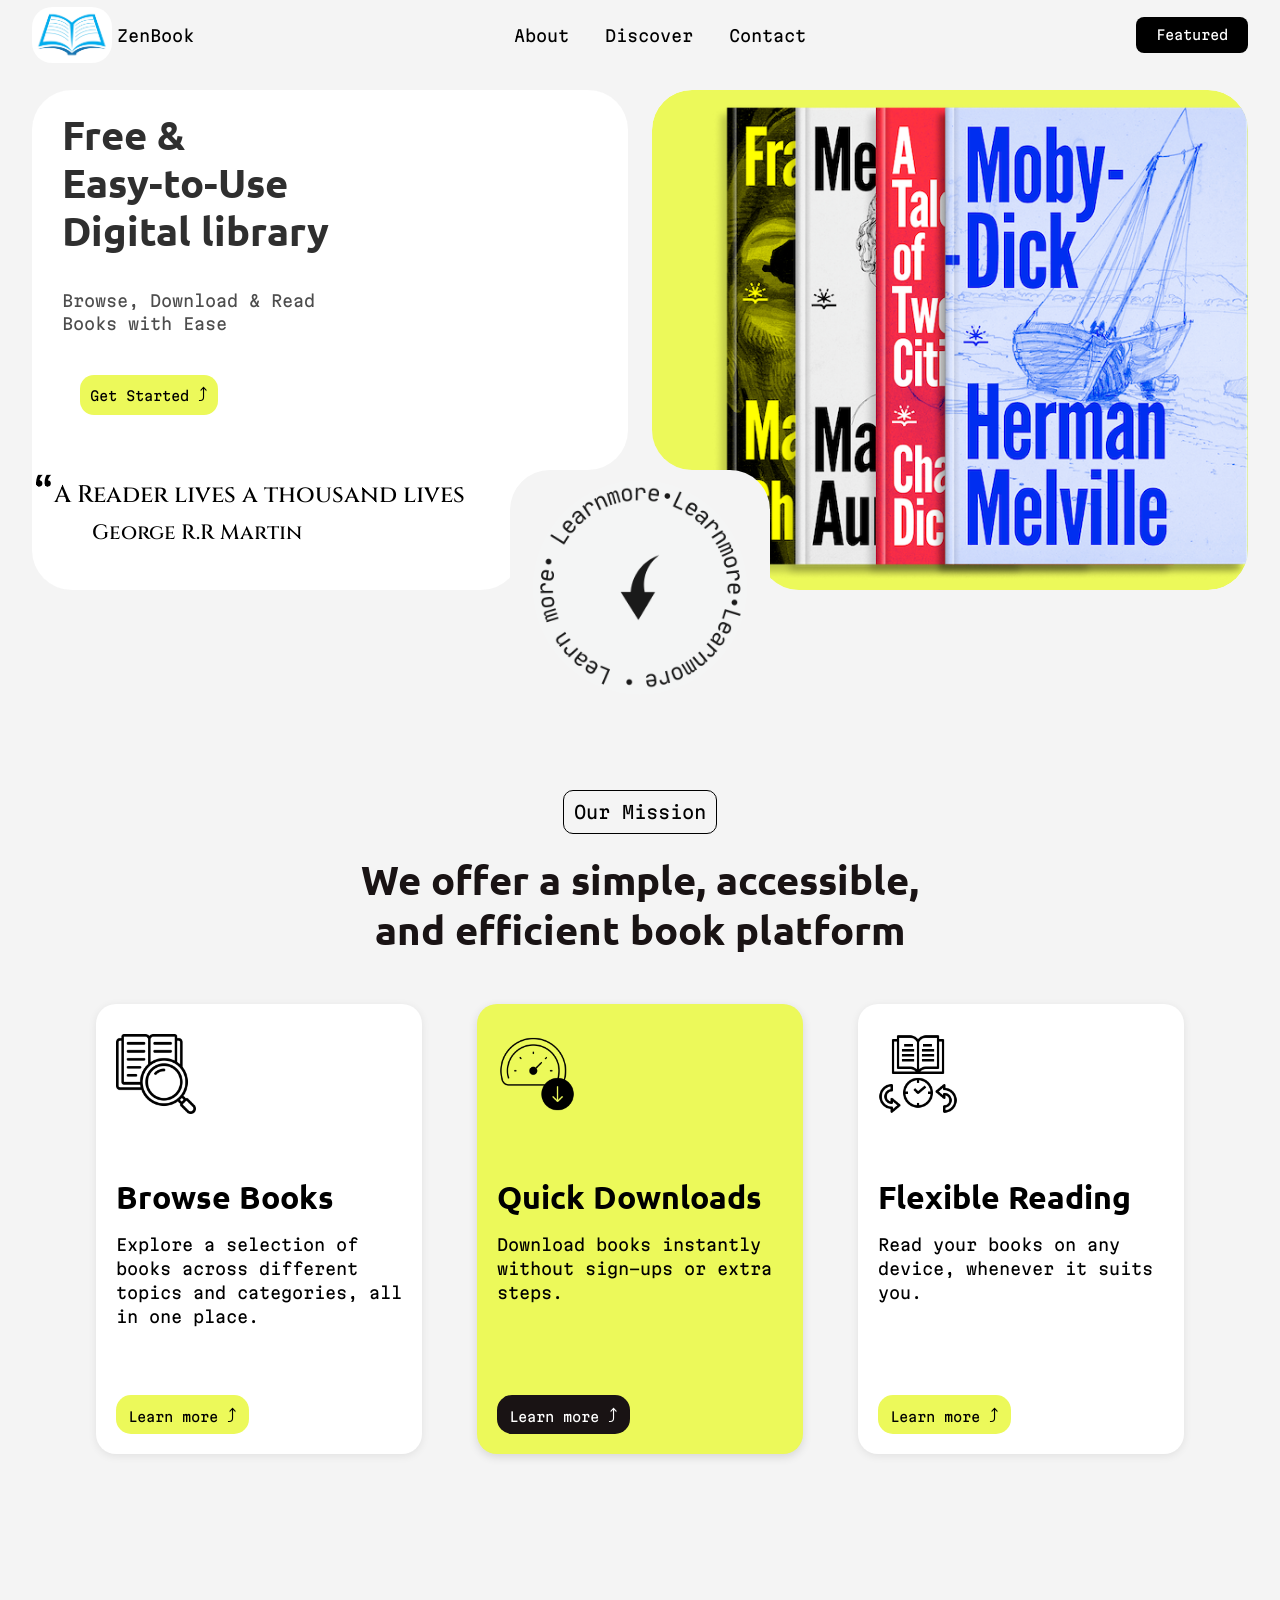
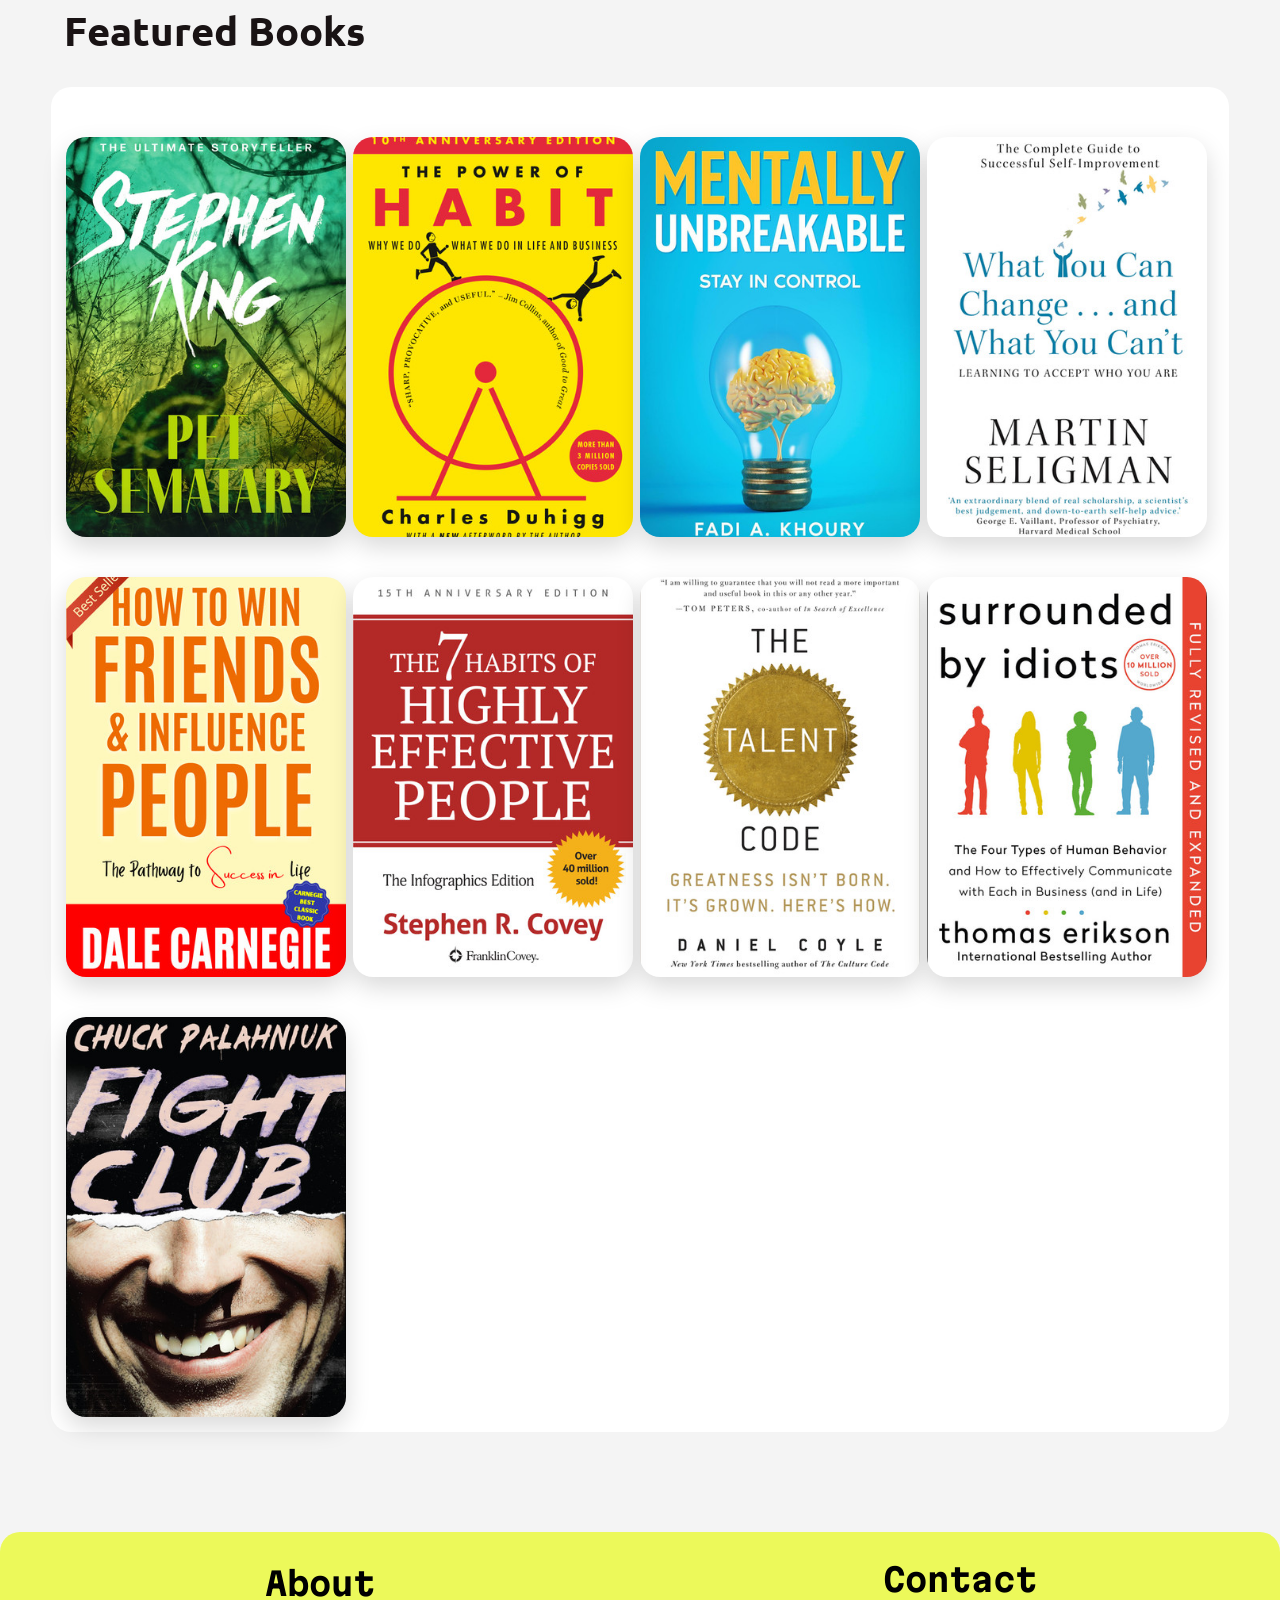
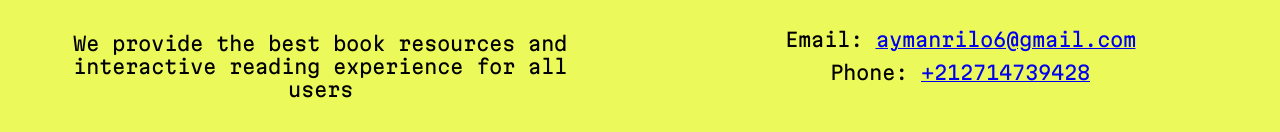
<file: index.html>
<!DOCTYPE html>
<html lang="en">
<head>
    <meta charset="UTF-8">
    <meta name="viewport" content="width=device-width, initial-scale=1.0">
    <link rel="stylesheet" href="style.css">
    <link href="https://fonts.googleapis.com/css2?family=Cinzel:wght@400;700&display=swap" rel="stylesheet">
    <title>Document</title>
</head>
<body>
    <div class="header">
        <div class="left_section">
            <img src="images/2tuju-19.JPG" alt="Website's Logo" class="logo"><span class="logo_name">ZenBook</span>
        </div>
        <div class="middle_section">
            <a href="#about"><p>About</p></a>
            <a href="#books"><p>Discover</p></a>
            <a href="#contact"><p>Contact</p></a>
        </div>
        <div class="right_section">
            <button class="featured-button">Featured</button>
        </div>
    </div>
    <div class="intro">
        <div class="left_div">
            <div class="top_left_div">
                <h1 class="title">Free &<br> Easy-to-Use <br>Digital library</h1>
                <p class="p1">Browse, Download & Read<br>Books with Ease</p>
                <button class="start_button">Get Started <span class="arrow">&#10548;</span></button>
            </div>
            <div class="bottom_left_div">
                <p class="qoutes"><span class="quote">“</span><span class="quote_content">A Reader lives a thousand lives</span> </p>
                <p class="quote_author">___George R.R Martin</p>
            </div>
            <div class="left_box"></div>
        </div>
        <div class="right_div">
            <div class="top_right_div"></div>
            <div class="bottom_right_div"></div>
            <div class="right_box"></div>
            <!-- <img src="images/063ee3d09603bb2b4ce15983b7ae7825.png" alt="" class="book_img">
            <img src="images/1984-Signet-Classic-edition-1954.jpg" class="book_img2" alt=""> -->
            <img src="images/donate.png" alt="" class="book_img">
        </div>

        <div class="box">
            <img src="images/Untitled-design-(2).png" alt="image" class="learn_more_img">
        </div>
    </div>
    <div class="middle_page" id="about">
        <div class="marketing">
            <button class="mission">Our Mission</button>
            <p class="marketing_p">We offer a simple, accessible,<br>and efficient book platform</p>
        </div>
        <div class="marketing_grid">
             <div class="marketing_card">
                <img src="icons/book.png" alt="icon" class="card_icon">
                <h3 class="card_header">Browse Books</h3>
                <p class="card_content">Explore a selection of books across different topics and categories, all in one place.</p>
                <button class="more">Learn more <span class="arrow">&#10548;</span></button>
             </div>
             <div class="marketing_card">
                <img src="icons/download.png" alt="icon" class="card_icon">
                <h3 class="card_header">Quick Downloads</h3>
                <p class="card_content">Download books instantly without sign-ups or extra steps.</p>
                <button class="more1">Learn more <span class="arrow">&#10548;</span></button>
             </div>
             <div class="marketing_card">
                <img src="icons/learning.png" alt="icon" class="card_icon">
                <h3 class="card_header">Flexible Reading</h3>
                <p class="card_content">Read your books on any device, whenever it suits you.</p>
                <button class="more">Learn more <span class="arrow">&#10548;</span></button>
             </div>
        </div>
    </div>
    <div class="books" id="books">
        <h2 class="grid_title">Featured Books</h2>
        <div class="book_grid">
            <div class="card" style="background-image: url(images/pet-sematary.jpg);" id="card1">
                <div class="overlay">
                    <h3 class="book_title">Pet Sematary </h3>
                    <a href="#book1"><button class="download">Learn more</button></a>
                </div>
            </div>
        
            <div class="overlay1" id="book1">
                <div class="overlay1_content">
                    <div class="overlay_left" style="background-image: url(images/pet-sematary.jpg);">
                    </div>
                    <div class="overlay_right">
                        <h1 class="overlay_title">Pet Sematary</h1>
                        <p class="author">by Stephen King</p>
                        <hr>
                        <p class="description">A grieving family discovers a hidden burial ground with the power to bring the dead back to life. What returns, however, is never the same. A dark and unsettling story about loss, love, and the danger of defying death.</p>
                        <hr>
                        <div class="book_info">
                            <div class="info_row">
                                <img src="icons/calendar (2).png" alt="Calendar icon" class="info_img">
                                <p>Release date:&nbsp;&nbsp;April 1963</p>
                            </div>
                            <div class="info_row">
                                <img src="icons/tag.png" alt="Tag icon" class="info_img">
                                <p>Genres:&nbsp;&nbsp;Horror, Thriller</p>
                            </div>
                            <div class="info_row">
                                <img src="icons/document.png" alt="File icon" class="info_img">
                                <p>File Size:&nbsp;&nbsp;1.2Mb (PDF)</p>
                            </div>
                        </div>
                        <button class="download1">download<img src="icons/download (1).png" alt="icon" class="img"></button>
                        <a href="#card1"><button class="close">x</button></a>
                    </div>
                </div>
             </div>
            <div class="card" style="background-image: url(images/the-power-of-habit-1.jpg);" id="card2">
                <div class="overlay">
                    <h3 class="book_title">The Power of Habit</h3>
                    <a href="#book2"><button class="download">Learn more</button></a>
                </div>
            </div>
            <div class="overlay1" id="book2">
                <div class="overlay1_content">
                    <div class="overlay_left" style="background-image: url(images/the-power-of-habit-1.jpg);">
                    </div>
                    <div class="overlay_right">
                        <h1 class="overlay_title">The Power of Habit</h1>
                        <p class="author">by Charles Duhigg</p>
                        <hr>
                        <p class="description">Habits shape everything we do, often without us noticing. This book reveals the science behind routines, how they form, and how understanding them can help us change our lives.</p>
                        <hr>
                        <div class="book_info">
                            <div class="info_row">
                                <img src="icons/calendar (2).png" alt="Calendar icon" class="info_img">
                                <p>Release date:&nbsp;&nbsp;February 28, 2012</p>
                            </div>
                            <div class="info_row">
                                <img src="icons/tag.png" alt="Tag icon" class="info_img">
                                <p>Genres:&nbsp;&nbsp;Self-help / Psychology / Productivity</p>
                            </div>
                            <div class="info_row">
                                <img src="icons/document.png" alt="File icon" class="info_img">
                                <p>File Size:&nbsp;&nbsp;900 MB (PDF)</p>
                            </div>
                        </div>
                        <button class="download1">download<img src="icons/download (1).png" alt="icon" class="img"></button>
                        <a href="#card2"><button class="close">x</button></a>
                    </div>
                </div>
             </div>
            <div class="card" style="background-image:url(images/mentally-unbreakable.jpg)" id="card3">
                <div class="overlay">
                    <h3 class="book_title">Mentally Unbreakable</h3>
                    <a href="#book3"><button class="download">Learn more</button></a>
                </div>
            </div>
            <div class="overlay1" id="book3">
                <div class="overlay1_content">
                    <div class="overlay_left" style="background-image: url(images/mentally-unbreakable.jpg);">
                    </div>
                    <div class="overlay_right">
                        <h1 class="overlay_title">Mentally Unbreakable</h1>
                        <p class="author">by Nate Zinsser</p>
                        <hr>
                        <p class="description">A powerful guide to building mental strength under pressure. Learn how elite athletes train focus, overcome fear, and stay calm in stressful moments. A roadmap to resilience and confidence.</p>
                        <hr>
                        <div class="book_info">
                            <div class="info_row">
                                <img src="icons/calendar (2).png" alt="Calendar icon" class="info_img">
                                <p>Release date:&nbsp;&nbsp;March 10, 2022</p>
                            </div>
                            <div class="info_row">
                                <img src="icons/tag.png" alt="Tag icon" class="info_img">
                                <p>Genres:&nbsp;&nbsp;Self-help / Mental Training / Psychology</p>
                            </div>
                            <div class="info_row">
                                <img src="icons/document.png" alt="File icon" class="info_img">
                                <p>File Size:&nbsp;&nbsp;2.1 MB (PDF)</p>
                            </div>
                        </div>
                        <button class="download1">download<img src="icons/download (1).png" alt="icon" class="img"></button>
                        <a href="#card3"><button class="close">x</button></a>
                    </div>
                </div>
             </div>
            <div class="card" style="background-image: url(images/what-you-can-change-and-what-you-can-t-3.jpg)" id="card4">
                <div class="overlay">
                    <h3 class="book_title">What You Can Change and What You Can't</h3>
                    <a href="#book4"><button class="download">Learn more</button></a>
                </div>
            </div>
            <div class="overlay1" id="book4">
                <div class="overlay1_content">
                    <div class="overlay_left" style="background-image: url(images/what-you-can-change-and-what-you-can-t-3.jpg);">
                    </div>
                    <div class="overlay_right">
                        <h1 class="overlay_title">What You Can Change and What you Can't</h1>
                        <p class="author">by Martin E.P.Seligman</p>
                        <hr>
                        <p class="description">A thoughtful guide to understanding what truly lies within your control. Learn how to stop fighting the unchangeable and focus on choices that lead to lasting growth and peace.</p>
                        <hr>
                        <div class="book_info">
                            <div class="info_row">
                                <img src="icons/calendar (2).png" alt="Calendar icon" class="info_img">
                                <p>Release date:&nbsp;&nbsp;January 2, 2007</p>
                            </div>
                            <div class="info_row">
                                <img src="icons/tag.png" alt="Tag icon" class="info_img">
                                <p>Genres:&nbsp;&nbsp;Psychology / Self-help / Personal Growth</p>
                            </div>
                            <div class="info_row">
                                <img src="icons/document.png" alt="File icon" class="info_img">
                                <p>File Size:&nbsp;&nbsp;1.8 MB (PDF)</p>
                            </div>
                        </div>
                        <button class="download1">download<img src="icons/download (1).png" alt="icon" class="img"></button>
                        <a href="#card4"><button class="close">x</button></a>
                    </div>
                </div>
             </div>
            <div class="card" style="background-image: url(images/how-to-win-friends-and-influence-people-by-dale-carnegie-illustrated-how-to-develop-self-confidence-and-influence-people.jpg)" id="card5">
                <div class="overlay">
                    <h3 class="book_title">How to Win Friends and Influence People</h3>
                    <a href="#book5"><button class="download">Learn more</button></a>
                </div>
            </div>
            <div class="overlay1" id="book5">
                <div class="overlay1_content">
                    <div class="overlay_left" style="background-image: url(images/how-to-win-friends-and-influence-people-by-dale-carnegie-illustrated-how-to-develop-self-confidence-and-influence-people.jpg);">
                    </div>
                    <div class="overlay_right">
                        <h1 class="overlay_title">How to Win Friends and Influence People</h1>
                        <p class="author">by Dale Carnegie</p>
                        <hr>
                        <p class="description">A classic self-help book teaching how to connect with people through empathy, respect, and confidence. Timeless lessons on communication, influence, and building relationships</p>
                        <hr>
                        <div class="book_info">
                            <div class="info_row">
                                <img src="icons/calendar (2).png" alt="Calendar icon" class="info_img">
                                <p>Release date:&nbsp;&nbsp;October 1, 1936</p>
                            </div>
                            <div class="info_row">
                                <img src="icons/tag.png" alt="Tag icon" class="info_img">
                                <p>Genres:&nbsp;&nbsp;Self-help / Communication / Personal Growth</p>
                            </div>
                            <div class="info_row">
                                <img src="icons/document.png" alt="File icon" class="info_img">
                                <p>File Size:&nbsp;&nbsp;2.4 MB (PDF)</p>
                            </div>
                        </div>
                        <button class="download1">download<img src="icons/download (1).png" alt="icon" class="img"></button>
                        <a href="#card5"><button class="close">x</button></a>
                    </div>
                </div>
             </div>
            <div class="card" style="background-image: url(images/the-7-habits-of-highly-effective-people-19.jpg)" id="card6">
                <div class="overlay">
                    <h3 class="book_title">The 7 Habits of Highly Effective People</h3>
                    <a href="#book6"><button class="download">Learn more</button></a>
                </div>
            </div>
            <div class="overlay1" id="book6">
                <div class="overlay1_content">
                    <div class="overlay_left" style="background-image: url(images/the-7-habits-of-highly-effective-people-19.jpg);">
                    </div>
                    <div class="overlay_right">
                        <h1 class="overlay_title">The 7 Habits of Highly Effective People</h1>
                        <p class="author">by Stephen R. Covey</p>
                        <hr>
                        <p class="description">A powerful guide to personal and professional success built on discipline and purpose. Covey’s habits help you take control, improve relationships, and live with deeper balance and meaning.</p>
                        <hr>
                        <div class="book_info">
                            <div class="info_row">
                                <img src="icons/calendar (2).png" alt="Calendar icon" class="info_img">
                                <p>Release date:&nbsp;&nbsp;August 15, 1989</p>
                            </div>
                            <div class="info_row">
                                <img src="icons/tag.png" alt="Tag icon" class="info_img">
                                <p>Genres:&nbsp;&nbsp;Self-help / Productivity / Leadership</p>
                            </div>
                            <div class="info_row">
                                <img src="icons/document.png" alt="File icon" class="info_img">
                                <p>File Size:&nbsp;&nbsp;2.6 MB (PDF)</p>
                            </div>
                        </div>
                        <button class="download1">download<img src="icons/download (1).png" alt="icon" class="img"></button>
                        <a href="#card6 "><button class="close">x</button></a>
                    </div>
                </div>
             </div>
            <div class="card" style="background-image: url(images/the-talent-code.jpg)" id="card7">
                <div class="overlay">
                    <h3 class="book_title">The Talent Code</h3>
                    <a href="#book7"><button class="download">Learn more</button></a>
                </div>
            </div>
            <div class="overlay1" id="book7">
                <div class="overlay1_content">
                    <div class="overlay_left" style="background-image: url(images/the-talent-code.jpg);">
                    </div>
                    <div class="overlay_right">
                        <h1 class="overlay_title">The Talent Code</h1>
                        <p class="author">by Daniel Coyle</p>
                        <hr>
                        <p class="description">A fascinating look into how talent is built through deep practice, motivation, and the right coaching. This book reveals why greatness isn’t born — it’s grown through focused repetition and effort.</p>
                        <hr>
                        <div class="book_info">
                            <div class="info_row">
                                <img src="icons/calendar (2).png" alt="Calendar icon" class="info_img">
                                <p>Release date:&nbsp;&nbsp;April 29, 2009</p>
                            </div>
                            <div class="info_row">
                                <img src="icons/tag.png" alt="Tag icon" class="info_img">
                                <p>Genres:&nbsp;&nbsp;Self-help / Skill Development / Psychology</p>
                            </div>
                            <div class="info_row">
                                <img src="icons/document.png" alt="File icon" class="info_img">
                                <p>File Size:&nbsp;&nbsp;2.3 MB (PDF)</p>
                            </div>
                        </div>
                        <button class="download1">download<img src="icons/download (1).png" alt="icon" class="img"></button>
                        <a href="#card7"><button class="close">x</button></a>
                    </div>
                </div>
             </div>
            <div class="card" style="background-image: url(images/surrounded-by-idiots-revised-expanded-edition-1.jpg)" id="card8">
                <div class="overlay">
                    <h3 class="book_title">Surrounded by Idiots</h3>
                    <a href="#book8"><button class="download">Learn more</button></a>
                </div>
            </div>
            <div class="overlay1" id="book8">
                <div class="overlay1_content">
                    <div class="overlay_left" style="background-image: url(images/surrounded-by-idiots-revised-expanded-edition-1.jpg);">
                    </div>
                    <div class="overlay_right">
                        <h1 class="overlay_title">Surrounded by Idiots</h1>
                        <p class="author">by Thomas Erikson</p>
                        <hr>
                        <p class="description">An engaging guide to understanding different personality types and why people behave so differently. Erikson explains communication styles in a simple way, helping you improve relationships at work and in life.</p>
                        <hr>
                        <div class="book_info">
                            <div class="info_row">
                                <img src="icons/calendar (2).png" alt="Calendar icon" class="info_img">
                                <p>Release date:&nbsp;&nbsp;June 30, 2014</p>
                            </div>
                            <div class="info_row">
                                <img src="icons/tag.png" alt="Tag icon" class="info_img">
                                <p>Genres:&nbsp;&nbsp;Psychology / Communication / Self-help</p>
                            </div>
                            <div class="info_row">
                                <img src="icons/document.png" alt="File icon" class="info_img">
                                <p>File Size:&nbsp;&nbsp;2.1 MB (PDF)</p>
                            </div>
                        </div>
                        <button class="download1">download<img src="icons/download (1).png" alt="icon" class="img"></button>
                        <a href="#card8"><button class="close">x</button></a>
                    </div>
                </div>
             </div>
            <div class="card" style="background-image: url(images/fight-club-16.jpg)" id="card9">
                <div class="overlay">
                    <h3 class="book_title">Fight Club</h3>
                    <a href="#book9"><button class="download">Explore</button></a>
                </div>
            </div>
            <div class="overlay1" id="book9">
                <div class="overlay1_content">
                    <div class="overlay_left" style="background-image: url(images/fight-club-16.jpg);">
                    </div>
                    <div class="overlay_right">
                        <h1 class="overlay_title">Fight Club</h1>
                        <p class="author">Chuck Palahniuk</p>
                        <hr>
                        <p class="description">A restless man trapped in a dull life meets the mysterious Tyler Durden, and together they create an underground fight club. What begins as rebellion quickly spirals into chaos, violence, and a dark search for identity</p>
                        <hr>
                        <div class="book_info">
                            <div class="info_row">
                                <img src="icons/calendar (2).png" alt="Calendar icon" class="info_img">
                                <p>Release date:&nbsp;&nbsp;August 17, 1996</p>
                            </div>
                            <div class="info_row">
                                <img src="icons/tag.png" alt="Tag icon" class="info_img">
                                <p>Genres:&nbsp;&nbsp;Fiction / Psychological Thriller / Satire</p>
                            </div>
                            <div class="info_row">
                                <img src="icons/document.png" alt="File icon" class="info_img">
                                <p>File Size:&nbsp;&nbsp;1.9 MB (PDF)</p>
                            </div>
                        </div>
                        <button class="download1">download<img src="icons/download (1).png" alt="icon" class="img"></button>
                        <a href="#card9"><button class="close">x</button></a>
                    </div>
                </div>
             </div>
        </div>
    </div>
    <footer id="contact">
        <div class="about">
            <h1>About</h1>
            <p>We provide the best book resources and interactive reading experience for all users</p>
        </div>
        <div class="contact">
            <h1>Contact</h1>
            <p>Email: <a href="mailto:aymanrilo6@gmail.com">aymanrilo6@gmail.com</a></p>
            <p>Phone: <a href="tel:+212714739428">+212714739428</a></p>
        </div>
    </footer>
</body>
</html>
</file>
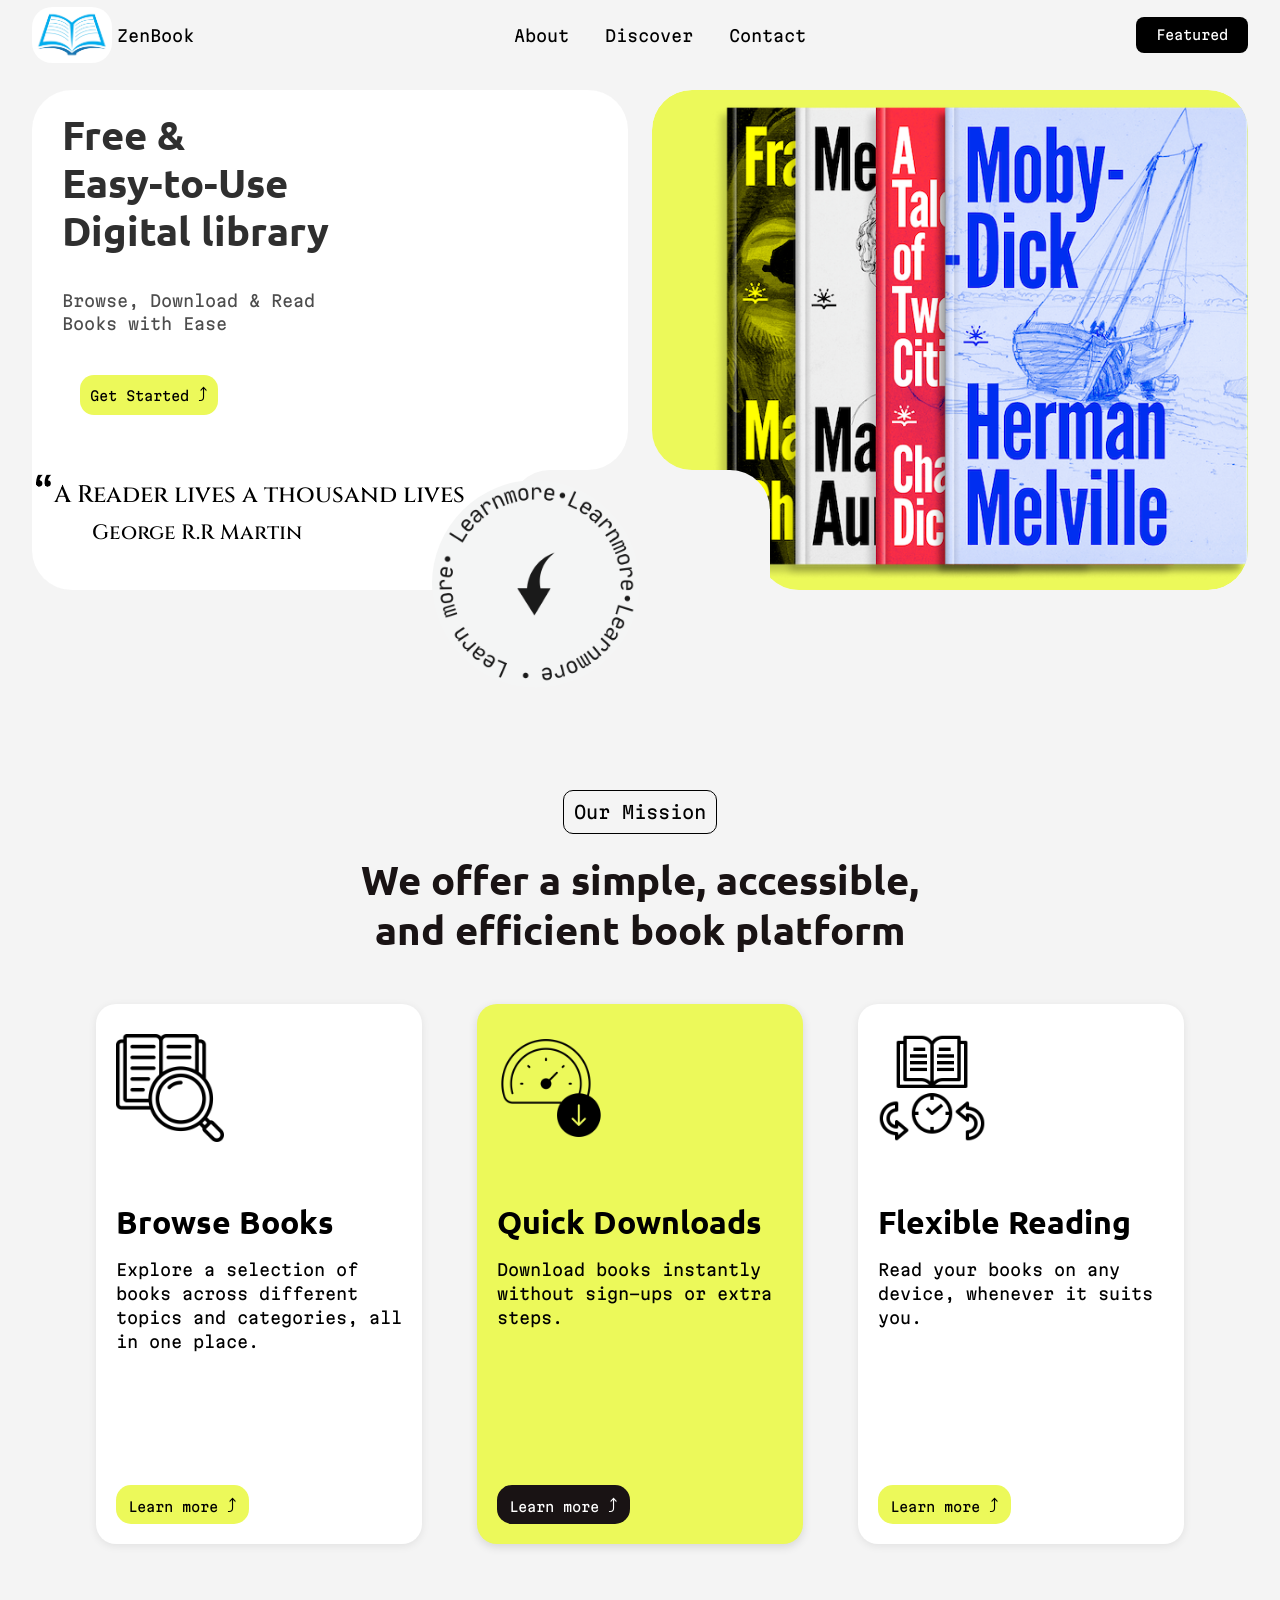
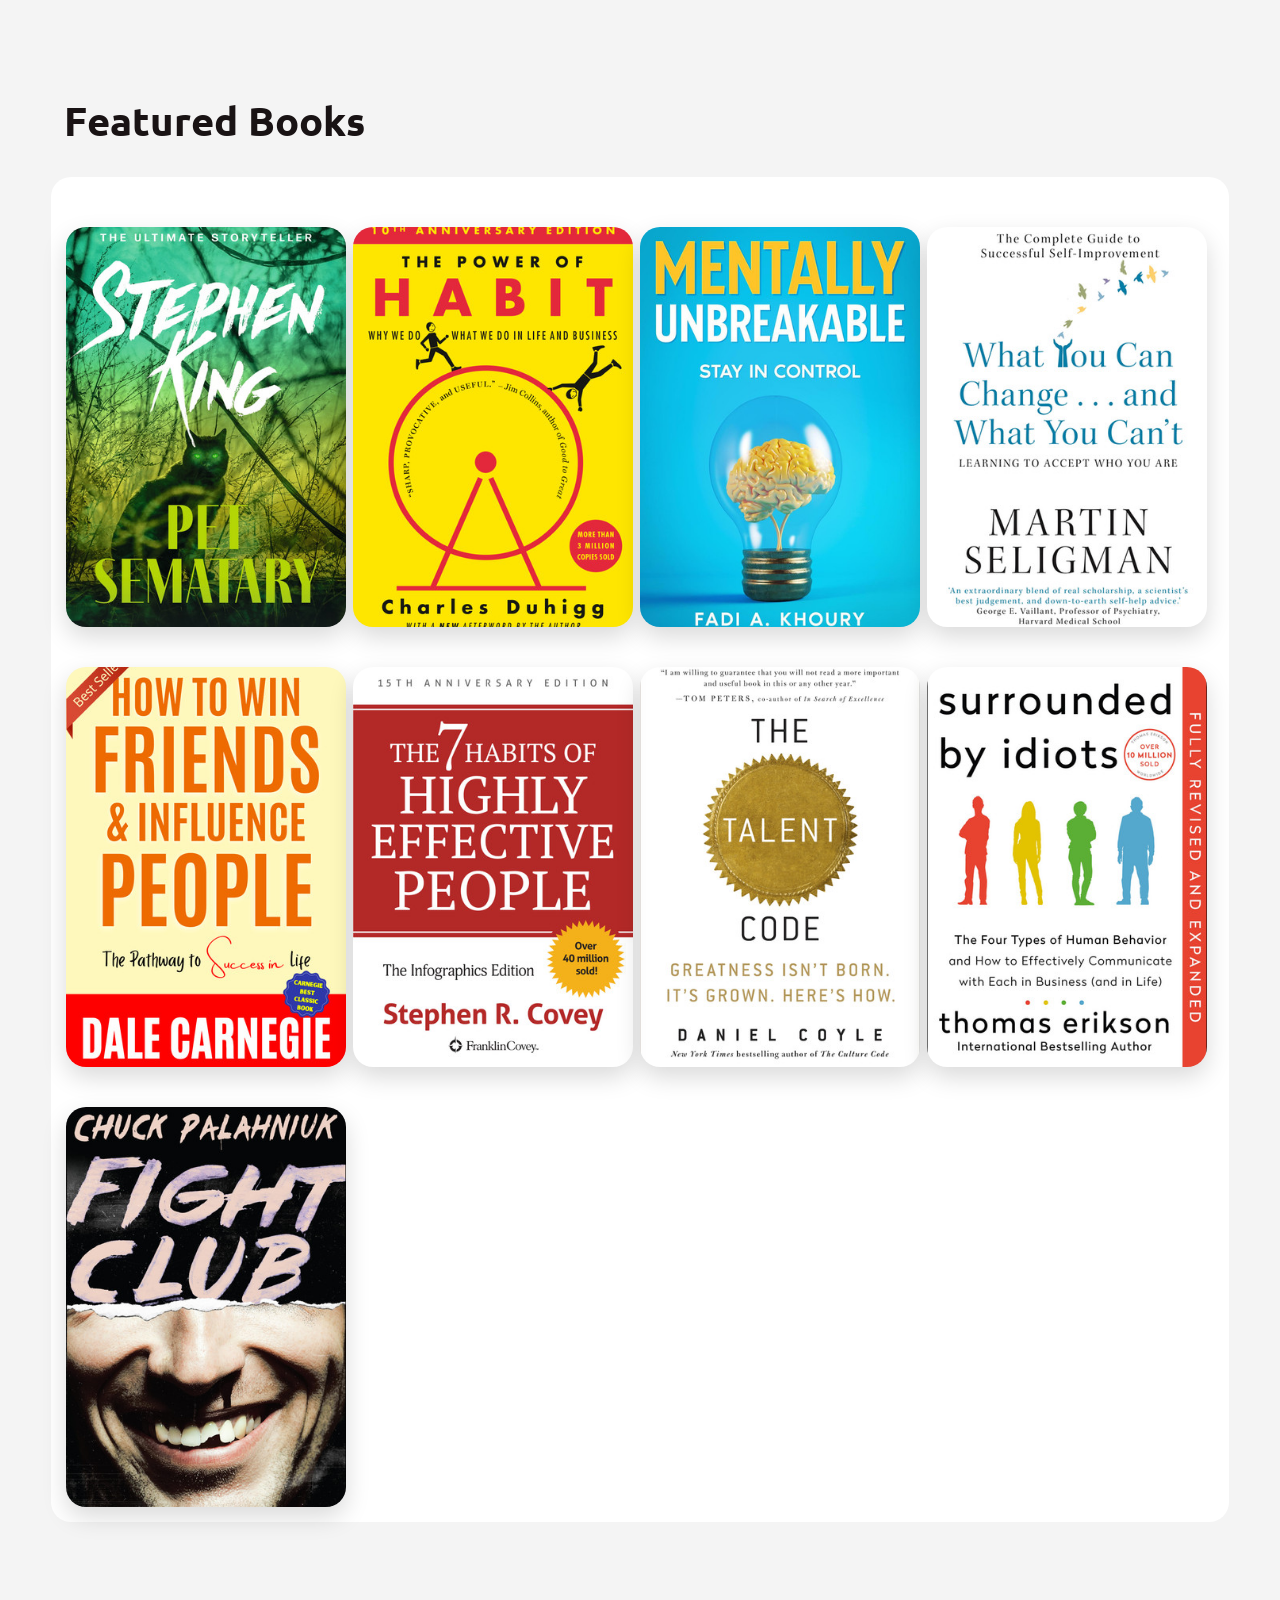
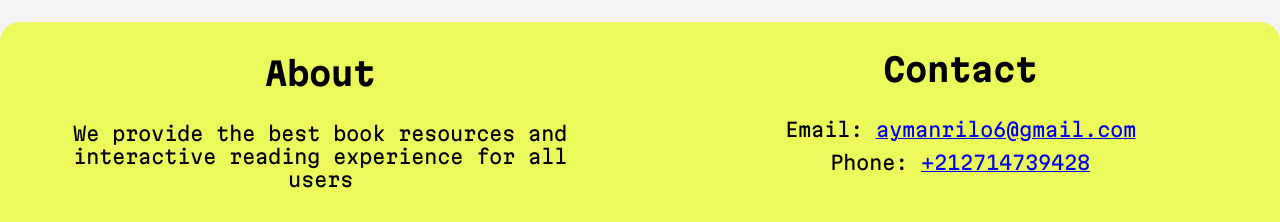
<file: main.html>
<!DOCTYPE ht ml>
<html lang="en">
<head>
    <meta charset="UTF-8">
    <meta name="viewport" content="width=device-width, initial-scale=1.0">
    <link rel="stylesheet" href="project5.css">
    <link href="https://fonts.googleapis.com/css2?family=Cinzel:wght@400;700&display=swap" rel="stylesheet">
    <title>Document</title>
</head>
<body>
    <div class="header">
        <div class="left_section">
            <img src="images/2tuju-19.JPG" alt="Website's Logo" class="logo"><span class="logo_name">ZenBook</span>
        </div>
        <div class="middle_section">
            <a href="#about"><p>About</p></a>
            <a href="#books"><p>Discover</p></a>
            <a href="#contact"><p>Contact</p></a>
        </div>
        <div class="right_section">
            <button class="featured-button">Featured</button>
        </div>
    </div>
    <div class="intro">
        <div class="left_div">
            <div class="top_left_div">
                <h1 class="title">Free &<br> Easy-to-Use <br>Digital library</h1>
                <p class="p1">Browse, Download & Read<br>Books with Ease</p>
                <button class="start_button">Get Started <span class="arrow">&#10548;</span></button>
            </div>
            <div class="bottom_left_div">
                <p class="qoutes"><span class="quote">“</span><span class="quote_content">A Reader lives a thousand lives</span> </p>
                <p class="quote_author">___George R.R Martin</p>
            </div>
            <div class="left_box"></div>
        </div>
        <div class="right_div">
            <div class="top_right_div"></div>
            <div class="bottom_right_div"></div>
            <div class="right_box"></div>
            <!-- <img src="images/063ee3d09603bb2b4ce15983b7ae7825.png" alt="" class="book_img">
            <img src="images/1984-Signet-Classic-edition-1954.jpg" class="book_img2" alt=""> -->
            <img src="images/donate.png" alt="" class="book_img">
        </div>

        <div class="box">
            <img src="images/Untitled design (2).png" alt="image" class="learn_more_img">
        </div>
    </div>
    <div class="middle_page" id="about">
        <div class="marketing">
            <button class="mission">Our Mission</button>
            <p class="marketing_p">We offer a simple, accessible,<br>and efficient book platform</p>
        </div>
        <div class="marketing_grid">
             <div class="marketing_card">
                <img src="icons/book.png" alt="icon" class="card_icon">
                <h3 class="card_header">Browse Books</h3>
                <p class="card_content">Explore a selection of books across different topics and categories, all in one place.</p>
                <button class="more">Learn more <span class="arrow">&#10548;</span></button>
             </div>
             <div class="marketing_card">
                <img src="icons/download.png" alt="icon" class="card_icon">
                <h3 class="card_header">Quick Downloads</h3>
                <p class="card_content">Download books instantly without sign-ups or extra steps.</p>
                <button class="more1">Learn more <span class="arrow">&#10548;</span></button>
             </div>
             <div class="marketing_card">
                <img src="icons/learning.png" alt="icon" class="card_icon">
                <h3 class="card_header">Flexible Reading</h3>
                <p class="card_content">Read your books on any device, whenever it suits you.</p>
                <button class="more">Learn more <span class="arrow">&#10548;</span></button>
             </div>
        </div>
    </div>
    <div class="books" id="books">
        <h2 class="grid_title">Featured Books</h2>
        <div class="book_grid">
            <div class="card" style="background-image: url(images/pet-sematary.jpg);" id="card1">
                <div class="overlay">
                    <h3 class="book_title">Pet Sematary </h3>
                    <a href="#book1"><button class="download">Learn more</button></a>
                </div>
            </div>
            
            <div class="overlay1" id="book1">
                <div class="overlay1_content">
                    <div class="overlay_left" style="background-image: url(images/pet-sematary.jpg);">
                    </div>
                    <div class="overlay_right">
                        <h1 class="overlay_title">Pet Sematary</h1>
                        <p class="author">by Stephen King</p>
                        <hr>
                        <p class="description">A grieving family discovers a hidden burial ground with the power to bring the dead back to life. What returns, however, is never the same. A dark and unsettling story about loss, love, and the danger of defying death.</p>
                        <hr>
                        <div class="book_info">
                            <div class="info_row">
                                <img src="icons/calendar (2).png" alt="Calendar icon" class="info_img">
                                <p>Release date:&nbsp;&nbsp;April 1963</p>
                            </div>
                            <div class="info_row">
                                <img src="icons/tag.png" alt="Tag icon" class="info_img">
                                <p>Genres:&nbsp;&nbsp;Horror, Thriller</p>
                            </div>
                            <div class="info_row">
                                <img src="icons/document.png" alt="File icon" class="info_img">
                                <p>File Size:&nbsp;&nbsp;1.2Mb (PDF)</p>
                            </div>
                        </div>
                        <button class="download1">download<img src="icons/download (1).png" alt="icon" class="img"></button>
                        <a href="#card1"><button class="close">x</button></a>
                    </div>
                </div>
             </div>
            <div class="card" style="background-image: url(images/the-power-of-habit-1.jpg);" id="card2">
                <div class="overlay">
                    <h3 class="book_title">The Power of Habit</h3>
                    <a href="#book2"><button class="download">Learn more</button></a>
                </div>
            </div>
            <div class="overlay1" id="book2">
                <div class="overlay1_content">
                    <div class="overlay_left" style="background-image: url(images/the-power-of-habit-1.jpg);">
                    </div>
                    <div class="overlay_right">
                        <h1 class="overlay_title">The Power of Habit</h1>
                        <p class="author">by Charles Duhigg</p>
                        <hr>
                        <p class="description">Habits shape everything we do, often without us noticing. This book reveals the science behind routines, how they form, and how understanding them can help us change our lives.</p>
                        <hr>
                        <div class="book_info">
                            <div class="info_row">
                                <img src="icons/calendar (2).png" alt="Calendar icon" class="info_img">
                                <p>Release date:&nbsp;&nbsp;February 28, 2012</p>
                            </div>
                            <div class="info_row">
                                <img src="icons/tag.png" alt="Tag icon" class="info_img">
                                <p>Genres:&nbsp;&nbsp;Self-help / Psychology / Productivity</p>
                            </div>
                            <div class="info_row">
                                <img src="icons/document.png" alt="File icon" class="info_img">
                                <p>File Size:&nbsp;&nbsp;900 MB (PDF)</p>
                            </div>
                        </div>
                        <button class="download1">download<img src="icons/download (1).png" alt="icon" class="img"></button>
                        <a href="#card2"><button class="close">x</button></a>
                    </div>
                </div>
             </div>
            <div class="card" style="background-image:url(images/mentally-unbreakable.jpg)" id="card3">
                <div class="overlay">
                    <h3 class="book_title">Mentally Unbreakable</h3>
                    <a href="#book3"><button class="download">Learn more</button></a>
                </div>
            </div>
            <div class="overlay1" id="book3">
                <div class="overlay1_content">
                    <div class="overlay_left" style="background-image: url(images/mentally-unbreakable.jpg);">
                    </div>
                    <div class="overlay_right">
                        <h1 class="overlay_title">Mentally Unbreakable</h1>
                        <p class="author">by Nate Zinsser</p>
                        <hr>
                        <p class="description">A powerful guide to building mental strength under pressure. Learn how elite athletes train focus, overcome fear, and stay calm in stressful moments. A roadmap to resilience and confidence.</p>
                        <hr>
                        <div class="book_info">
                            <div class="info_row">
                                <img src="icons/calendar (2).png" alt="Calendar icon" class="info_img">
                                <p>Release date:&nbsp;&nbsp;March 10, 2022</p>
                            </div>
                            <div class="info_row">
                                <img src="icons/tag.png" alt="Tag icon" class="info_img">
                                <p>Genres:&nbsp;&nbsp;Self-help / Mental Training / Psychology</p>
                            </div>
                            <div class="info_row">
                                <img src="icons/document.png" alt="File icon" class="info_img">
                                <p>File Size:&nbsp;&nbsp;2.1 MB (PDF)</p>
                            </div>
                        </div>
                        <button class="download1">download<img src="icons/download (1).png" alt="icon" class="img"></button>
                        <a href="#card3"><button class="close">x</button></a>
                    </div>
                </div>
             </div>
            <div class="card" style="background-image: url(images/what-you-can-change-and-what-you-can-t-3.jpg)" id="card4">
                <div class="overlay">
                    <h3 class="book_title">What You Can Change and What You Can't</h3>
                    <a href="#book4"><button class="download">Learn more</button></a>
                </div>
            </div>
            <div class="overlay1" id="book4">
                <div class="overlay1_content">
                    <div class="overlay_left" style="background-image: url(images/what-you-can-change-and-what-you-can-t-3.jpg);">
                    </div>
                    <div class="overlay_right">
                        <h1 class="overlay_title">What You Can Change and What you Can't</h1>
                        <p class="author">by Martin E.P.Seligman</p>
                        <hr>
                        <p class="description">A thoughtful guide to understanding what truly lies within your control. Learn how to stop fighting the unchangeable and focus on choices that lead to lasting growth and peace.</p>
                        <hr>
                        <div class="book_info">
                            <div class="info_row">
                                <img src="icons/calendar (2).png" alt="Calendar icon" class="info_img">
                                <p>Release date:&nbsp;&nbsp;January 2, 2007</p>
                            </div>
                            <div class="info_row">
                                <img src="icons/tag.png" alt="Tag icon" class="info_img">
                                <p>Genres:&nbsp;&nbsp;Psychology / Self-help / Personal Growth</p>
                            </div>
                            <div class="info_row">
                                <img src="icons/document.png" alt="File icon" class="info_img">
                                <p>File Size:&nbsp;&nbsp;1.8 MB (PDF)</p>
                            </div>
                        </div>
                        <button class="download1">download<img src="icons/download (1).png" alt="icon" class="img"></button>
                        <a href="#card4"><button class="close">x</button></a>
                    </div>
                </div>
             </div>
            <div class="card" style="background-image: url(images/how-to-win-friends-and-influence-people-by-dale-carnegie-illustrated-how-to-develop-self-confidence-and-influence-people.jpg)" id="card5">
                <div class="overlay">
                    <h3 class="book_title">How to Win Friends and Influence People</h3>
                    <a href="#book5"><button class="download">Learn more</button></a>
                </div>
            </div>
            <div class="overlay1" id="book5">
                <div class="overlay1_content">
                    <div class="overlay_left" style="background-image: url(images/how-to-win-friends-and-influence-people-by-dale-carnegie-illustrated-how-to-develop-self-confidence-and-influence-people.jpg);">
                    </div>
                    <div class="overlay_right">
                        <h1 class="overlay_title">How to Win Friends and Influence People</h1>
                        <p class="author">by Dale Carnegie</p>
                        <hr>
                        <p class="description">A classic self-help book teaching how to connect with people through empathy, respect, and confidence. Timeless lessons on communication, influence, and building relationships</p>
                        <hr>
                        <div class="book_info">
                            <div class="info_row">
                                <img src="icons/calendar (2).png" alt="Calendar icon" class="info_img">
                                <p>Release date:&nbsp;&nbsp;October 1, 1936</p>
                            </div>
                            <div class="info_row">
                                <img src="icons/tag.png" alt="Tag icon" class="info_img">
                                <p>Genres:&nbsp;&nbsp;Self-help / Communication / Personal Growth</p>
                            </div>
                            <div class="info_row">
                                <img src="icons/document.png" alt="File icon" class="info_img">
                                <p>File Size:&nbsp;&nbsp;2.4 MB (PDF)</p>
                            </div>
                        </div>
                        <button class="download1">download<img src="icons/download (1).png" alt="icon" class="img"></button>
                        <a href="#card5"><button class="close">x</button></a>
                    </div>
                </div>
             </div>
            <div class="card" style="background-image: url(images/the-7-habits-of-highly-effective-people-19.jpg)" id="card6">
                <div class="overlay">
                    <h3 class="book_title">The 7 Habits of Highly Effective People</h3>
                    <a href="#book6"><button class="download">Learn more</button></a>
                </div>
            </div>
            <div class="overlay1" id="book6">
                <div class="overlay1_content">
                    <div class="overlay_left" style="background-image: url(images/the-7-habits-of-highly-effective-people-19.jpg);">
                    </div>
                    <div class="overlay_right">
                        <h1 class="overlay_title">The 7 Habits of Highly Effective People</h1>
                        <p class="author">by Stephen R. Covey</p>
                        <hr>
                        <p class="description">A powerful guide to personal and professional success built on discipline and purpose. Covey’s habits help you take control, improve relationships, and live with deeper balance and meaning.</p>
                        <hr>
                        <div class="book_info">
                            <div class="info_row">
                                <img src="icons/calendar (2).png" alt="Calendar icon" class="info_img">
                                <p>Release date:&nbsp;&nbsp;August 15, 1989</p>
                            </div>
                            <div class="info_row">
                                <img src="icons/tag.png" alt="Tag icon" class="info_img">
                                <p>Genres:&nbsp;&nbsp;Self-help / Productivity / Leadership</p>
                            </div>
                            <div class="info_row">
                                <img src="icons/document.png" alt="File icon" class="info_img">
                                <p>File Size:&nbsp;&nbsp;2.6 MB (PDF)</p>
                            </div>
                        </div>
                        <button class="download1">download<img src="icons/download (1).png" alt="icon" class="img"></button>
                        <a href="#card6 "><button class="close">x</button></a>
                    </div>
                </div>
             </div>
            <div class="card" style="background-image: url(images/the-talent-code.jpg)" id="card7">
                <div class="overlay">
                    <h3 class="book_title">The Talent Code</h3>
                    <a href="#book7"><button class="download">Learn more</button></a>
                </div>
            </div>
            <div class="overlay1" id="book7">
                <div class="overlay1_content">
                    <div class="overlay_left" style="background-image: url(images/the-talent-code.jpg);">
                    </div>
                    <div class="overlay_right">
                        <h1 class="overlay_title">The Talent Code</h1>
                        <p class="author">by Daniel Coyle</p>
                        <hr>
                        <p class="description">A fascinating look into how talent is built through deep practice, motivation, and the right coaching. This book reveals why greatness isn’t born — it’s grown through focused repetition and effort.</p>
                        <hr>
                        <div class="book_info">
                            <div class="info_row">
                                <img src="icons/calendar (2).png" alt="Calendar icon" class="info_img">
                                <p>Release date:&nbsp;&nbsp;April 29, 2009</p>
                            </div>
                            <div class="info_row">
                                <img src="icons/tag.png" alt="Tag icon" class="info_img">
                                <p>Genres:&nbsp;&nbsp;Self-help / Skill Development / Psychology</p>
                            </div>
                            <div class="info_row">
                                <img src="icons/document.png" alt="File icon" class="info_img">
                                <p>File Size:&nbsp;&nbsp;2.3 MB (PDF)</p>
                            </div>
                        </div>
                        <button class="download1">download<img src="icons/download (1).png" alt="icon" class="img"></button>
                        <a href="#card7"><button class="close">x</button></a>
                    </div>
                </div>
             </div>
            <div class="card" style="background-image: url(images/surrounded-by-idiots-revised-expanded-edition-1.jpg)" id="card8">
                <div class="overlay">
                    <h3 class="book_title">Surrounded by Idiots</h3>
                    <a href="#book8"><button class="download">Learn more</button></a>
                </div>
            </div>
            <div class="overlay1" id="book8">
                <div class="overlay1_content">
                    <div class="overlay_left" style="background-image: url(images/surrounded-by-idiots-revised-expanded-edition-1.jpg);">
                    </div>
                    <div class="overlay_right">
                        <h1 class="overlay_title">Surrounded by Idiots</h1>
                        <p class="author">by Thomas Erikson</p>
                        <hr>
                        <p class="description">An engaging guide to understanding different personality types and why people behave so differently. Erikson explains communication styles in a simple way, helping you improve relationships at work and in life.</p>
                        <hr>
                        <div class="book_info">
                            <div class="info_row">
                                <img src="icons/calendar (2).png" alt="Calendar icon" class="info_img">
                                <p>Release date:&nbsp;&nbsp;June 30, 2014</p>
                            </div>
                            <div class="info_row">
                                <img src="icons/tag.png" alt="Tag icon" class="info_img">
                                <p>Genres:&nbsp;&nbsp;Psychology / Communication / Self-help</p>
                            </div>
                            <div class="info_row">
                                <img src="icons/document.png" alt="File icon" class="info_img">
                                <p>File Size:&nbsp;&nbsp;2.1 MB (PDF)</p>
                            </div>
                        </div>
                        <button class="download1">download<img src="icons/download (1).png" alt="icon" class="img"></button>
                        <a href="#card8"><button class="close">x</button></a>
                    </div>
                </div>
             </div>
            <div class="card" style="background-image: url(images/fight-club-16.jpg)" id="card9">
                <div class="overlay">
                    <h3 class="book_title">Fight Club</h3>
                    <a href="#book9"><button class="download">Explore</button></a>
                </div>
            </div>
            <div class="overlay1" id="book9">
                <div class="overlay1_content">
                    <div class="overlay_left" style="background-image: url(images/fight-club-16.jpg);">
                    </div>
                    <div class="overlay_right">
                        <h1 class="overlay_title">Fight Club</h1>
                        <p class="author">Chuck Palahniuk</p>
                        <hr>
                        <p class="description">A restless man trapped in a dull life meets the mysterious Tyler Durden, and together they create an underground fight club. What begins as rebellion quickly spirals into chaos, violence, and a dark search for identity</p>
                        <hr>
                        <div class="book_info">
                            <div class="info_row">
                                <img src="icons/calendar (2).png" alt="Calendar icon" class="info_img">
                                <p>Release date:&nbsp;&nbsp;August 17, 1996</p>
                            </div>
                            <div class="info_row">
                                <img src="icons/tag.png" alt="Tag icon" class="info_img">
                                <p>Genres:&nbsp;&nbsp;Fiction / Psychological Thriller / Satire</p>
                            </div>
                            <div class="info_row">
                                <img src="icons/document.png" alt="File icon" class="info_img">
                                <p>File Size:&nbsp;&nbsp;1.9 MB (PDF)</p>
                            </div>
                        </div>
                        <button class="download1">download<img src="icons/download (1).png" alt="icon" class="img"></button>
                        <a href="#card9"><button class="close">x</button></a>
                    </div>
                </div>
             </div>
        </div>
    </div>
    <footer id="contact">
        <div class="about">
            <h1>About</h1>
            <p>We provide the best book resources and interactive reading experience for all users</p>
        </div>
        <div class="contact">
            <h1>Contact</h1>
            <p>Email: <a href="mailto:aymanrilo6@gmail.com">aymanrilo6@gmail.com</a></p>
            <p>Phone: <a href="tel:+212714739428">+212714739428</a></p>
        </div>
    </footer>
</body>
</html>
</file>
<file: style.css>
@import url('https://fonts.googleapis.com/css2?family=Martian+Mono:wght@100..800&display=swap');
@import url('https://fonts.googleapis.com/css2?family=Open+Sans:ital,wght@0,300..800;1,300..800&display=swap');
@import url('https://fonts.googleapis.com/css2?family=Cinzel:wght@400..900&family=Cormorant+Garamond:ital,wght@0,300..700;1,300..700&display=swap');
@import url('https://fonts.googleapis.com/css2?family=Noto+Sans+JP:wght@100..900&display=swap');
@import url('https://fonts.googleapis.com/css2?family=Ubuntu:ital,wght@0,300;0,400;0,500;0,700;1,300;1,400;1,500;1,700&display=swap');

html {
scroll-behavior: smooth;
}
* {
    margin: 0;
    padding: 0;
    box-sizing: border-box;
    font-family: "Martian Mono";
}
body {
    background-color: #f4f4f4;
}
.header {
    height: 70px;
    display: flex;
    justify-content: space-between;
    width: 95%;
    margin: 0 auto;
}
.logo {
    width: 80px;
    border-radius: 20px;
}
.logo_name {
    vertical-align: middle;
    margin-left: 5px;
}
.middle_section {
    width:30%;
    display: flex;
    justify-content: space-evenly;
    align-items: center;
}
.middle_section a {
    text-decoration: none;
    cursor: pointer;
    transition: color 0.15s;
    color: black;
}
.middle_section a:hover {
    color: #ecf95a;
}
.right_section {
    width:10%;
    display:flex;
    justify-content: flex-end;
    align-items: center;
}
.left_section {
    display: flex;
    align-items: center;
}
.featured-button {
    padding: 10px 20px 10px 20px;
    color: white;
    background-color: black;
    border-radius: 8px;
    border:none;
    cursor:pointer;
}
.intro {
    width: 95%;
    margin: 0 auto;
    display: flex;
    justify-content: space-between;
    height: 500px;
    border-radius: 15px;
    margin-top: 20px;
    position:relative;
}
.left_div {
    /* height: 500px; */
    height: 100%;
    width: 49%;
    background-color: #f4f4f4;
    border-radius: 40px;
    position:relative;
}
.right_div {
    /* height: 500px; */
    border-radius: 40px;
    height: 100%;
    width: 49%;
    background-color: #f4f4f4;
    position: relative;
    overflow: hidden;
}
.box {
    position: absolute;
    bottom: -40px;
    left: 50%;         
    transform: translateX(-50%);
    width: min(260px, 25%);
    height: 160px;
    background-color: #f4f4f4;
    border-top-left-radius: 40px;
    border-top-right-radius: 40px;

}

.top_right_div {
    background-color: #ecf95a;
    width: 100%;
    height: 76%;
    border-bottom-left-radius: 40px;
    border-top-right-radius: 40px;
    border-top-left-radius:40px;
    overflow: hidden;
}
.bottom_right_div{
    height: 15%;
    width: 100%;
    background-color: #ecf95a;
}
.top_left_div {
    background-color: white;
    width: 100%;
    height: 76%;
    border-bottom-right-radius: 40px;
    border-top-left-radius: 40px;
    border-top-right-radius: 40px;
}
.bottom_left_div {
    height: 15%;
    width:100%;
    background-color: white;
}
.right_box {
    height:50px;
    width: 82%;
    background-color: #ecf95a;
    position: absolute;
    bottom: 0px;
    left:18%;
    border-bottom-left-radius: 40px;
    border-bottom-right-radius: 40px;
}
.left_box {
    height:50px;
    width: 82%;
    background-color: white;
    position: absolute;
    bottom: 0px;
    right:18%;
    border-bottom-right-radius: 40px;
    border-bottom-left-radius: 40px;
}

.learn_more_img {
    width: 215px;
    margin-left: 50%;
    transform: translateX(-50%);
    border-radius: 110px;
    margin-top: 10px;
    /* animation-name: rotation; */
    animation-duration: 3.5s; 
    animation-iteration-count: infinite; 
    animation-timing-function: linear; 
}

/* @keyframes rotation {
  from {
    transform: rotate(0deg);
  }
  to {
    transform: rotate(360deg);
  }
} */

.book_img {
    position: absolute;
    height: 95%;
    top: 3%;
    left: 55%;
    transform: translateX(-50%);
    /* transform: rotateZ(-10deg); */
}
.book_img2 {
    position:absolute;
    height: 90%;
    bottom: 0;
    left:25%;
    /* transform: translateX(-50%); */
    top: 5%;
    transform: translateY(-50%);
    transform: rotateZ(-5deg);
    
}
.title {
    font-family: "Ubuntu";
    font-weight: 740;
    font-size: 2.5em;
    position: absolute;
    top: 4%;
    line-height: 120%;
    left: 5%;
    color: rgba(0, 0, 0, 0.815);
}
.p1 {
    position: absolute;
    top: 40%;
    left: 5%;
    color: rgba(0, 0, 0, 0.699);
    line-height: 142%;
}
.start_button {
    position: absolute;
    top: 57%;
    left: 8%;
    padding: 7px 10px 10px 10px;
    border-radius: 14px;
    background-color: #ecf95a;
    border:none;
}
.quote {
    font-size: 2rem;
}
.quote_content {
    font-family: 'Cinzel', Times, serif;
    font-size: 1.5rem;
    font-weight: 540;
}
.quotes {
    width: 70%;
    margin-left: 20px;
}
.quote_author {
    font-family: 'Cinzel', serif;
    font-size: 1.3rem;
    font-weight: 540;
    margin-left: 30px;
    margin-top: 8px;
}
.arrow {
    font-size: 1.2rem;
}
.middle_page {
    margin-top: 200px;
}
.mission {
    font-family: "Martian Mono";
    margin-left: 50%;
    transform: translateX(-50%);
    background-color: #f4f4f4;
    border: 1px solid black;
    padding: 10px;
    font-size: 1.1rem;
    border-radius:10px;
    cursor: pointer;
}
.marketing {
    margin-top: 200px;
}
.marketing_p {
    /* margin-left: 50%; */
    text-align: center;
    margin-top: 20px;
    font-family: "Ubuntu";
    font-size: 2.5rem;
    color: #191314;
    font-weight: 700;
    line-height: 50px;
    margin-bottom:50px
}
.marketing_card {
    height: 100%;
    width: 30%;
    border-radius: 20px;
    cursor: pointer;
    transition: transform 0.3s ease;
    position:relative
}
.marketing_card:hover {
    transform: scale(1.05);
}
.marketing_grid {
    margin-top: 0px;
    display: flex;
    height: 450px;
    align-items: center;
    justify-content: space-between;
    width: 85%;
    margin: 0 auto;
}
.marketing_grid > div:nth-child(2){
    background-color:#ecf95a;
    box-shadow: 0 3px 10px rgba(0, 0, 0, 0.12);
}
.marketing_grid >div:nth-child(1), .marketing_grid >div:nth-child(3) {
    background-color: white;
    box-shadow: 0 2px 8px rgba(0, 0, 0, 0.08);
}
.card_header {
    font-family: "Ubuntu";
    font-size: 2rem;
    margin-top:60px;
}
.card_header ,.card_content,.card_icon,.more ,.more1{
    margin-left: 20px;
}
.card_content {
    margin-top:15px;
    line-height: 24px;
}
.card_icon {
    width:80px;
    margin-top: 30px;
}
.more, .more1 {
    padding: 8px 12px 8px 12px;
    border-radius: 15px;
    border: none;
    background-color: #ecf95a;
    cursor: pointer;
    position: absolute;
    bottom: 20px;

}
.more1 {
    background-color: #191314;
    color: white;
}
.grid_title {
    font-size: 2.5rem;
    font-family: "Ubuntu";
    color: #191314;
    width: 90%;
    margin: 0 auto;
    margin-top: 150px;
    margin-bottom:30px;
}

.book_grid {
    background-color: white;
    border-radius: 20px;
    width: 92%;
    padding: 15px;
    margin: 0 auto;
    display:grid;
    grid-template-columns: repeat(auto-fill, minmax(280px, 1fr));
    
    row-gap: 40px;
    padding-top: 50px;

}

.download {
    border:1px solid black;
    font-weight:700;
    font-size:1rem;
    position:relative;
    background-color:#fffbe6;
    color:black;
    padding:8px;
    padding-right:30px;
    transition: transform 0.3s ease, box-shadow 0.3s, opacity 0.3s;
    overflow:hidden;
    position: absolute;
    left:2px;
    bottom: 10px;
    border-radius: 10px;
    cursor: pointer;

}
.img {
    width: 20px;
    position: absolute;
    top:22%;
    right: 10px;
    transition: transform 0.4s ease;
    transform: translateY(200%);
}
.download1:hover .img {
    transform: translateY(0%);
}
.download:hover {
    box-shadow: 10px 10px 10px rgba(0, 0, 0, 0.15);
    opacity: 0.9;
}
.card {
    background-color: red;
    width: 280px;
    height: 400px;
    background-image: url(images/1984-book-cover-Penguin-Books-UK-cover-by-Shepard-Fairey-2008.jpg);
    background-size: cover;
    background-position: center;
    overflow: hidden;
    border-radius: 20px;
    position: relative;
    transition: transform 0.5s;
    box-shadow: 0 10px 25px rgba(0,0,0,0.15);
    cursor:pointer;
}
.overlay {
    position: absolute;
    background-color: rgba(236, 249, 90, 0.533);
    backdrop-filter: blur(5px);
    bottom: 0;
    left: 0;
    right: 0;
    transform:translateY(100%);
    transition: transform 0.5s ease ;
    border-top-right-radius: 10px;
    border-top-left-radius: 10px;
    height: 30%;
}
.card:hover {
    transform: scale(1.05)
}
.card:hover .overlay {
    transform:translateY(0%)
}
.download:active {
    opacity:0.7;
}
.download ,.book_title {
    margin-left: 10px;
}
.book_title{
    margin-top: 10px;
    font-size: 1.3rem;
    font-family: "Ubuntu";
}

/*The animation for the scrolling effect */
/* @keyframes appear {
    from {
        opacity: 0;
        scale: 0.7;
    }
    to {
        opacity: 1;
        scale: 1;
    }
} */
/* .mission,.marketing_p,.marketing_card,.gird_title,.card {
    animation: appear linear;
    animation-timeline: view();
    animation-range: entry 0% cover 40%;
} */

.overlay1 {
    position: fixed;
    top: 0;
    bottom: 0;
    right: 0;
    left: 0;
    background: rgba(255, 255, 255, 0.384);
    backdrop-filter: blur(18px);
    -webkit-backdrop-filter: blur(18px);
    display: flex;
    justify-content: center;
    align-items:center;
    pointer-events:none;
    opacity: 0;
    transition:opacity 0.4s;
    z-index: 999;
    
    
}
.overlay1:target {
    opacity: 1;
    pointer-events: all;
}
.overlay1_content {
    position: relative;
    width: 70%;
    height: 80%;
    border-radius: 20px;
    display: flex;
    justify-content: space-evenly;
    align-items: center;
    background: rgba(255, 255, 255, 0.18);
    backdrop-filter: blur(18px);
    -webkit-backdrop-filter: blur(18px);
    border: 1px solid rgba(255, 255, 255, 0.35);
    box-shadow: 0 20px 50px rgba(0, 0, 0, 0.25);
}
.close {
    position: absolute;
    top: 0;
    right: 0;
    background: rgba(0,0,0,0.85);
    color:white;
    font-weight: bold;
    font-size: 1.2rem;
    border: none;
    padding: 8px 26px;
    border-top-right-radius: 20px;
    cursor: pointer;
    transition: background 0.25s ease, transform 0.2s ease, box-shadow 0.2s ease;
}
.close:hover {
    background-color: red;
    transform: scale(1.08);
    box-shadow: 0 8px 20px rgba(0,0,0,0.25);
}

.close:active {
    transform: scale(0.95);
}

.download1 {
    border:1px solid black;
    font-weight:700;
    font-size:1.2rem;
    background-color:#fffbe6;
    color:black;
    padding:10px;
    padding-right:30px;
    transition: transform 0.3s ease, box-shadow 0.3s, opacity 0.3s;
    position:absolute;
    overflow: hidden;
    background-color: #ecf95a;
    width: 30%;
    left: 52%;
    bottom: 30px;
    border-radius: 10px;
    cursor: pointer;
}
.download1:hover {
    box-shadow: 10px 10px 10px rgba(0, 0, 0, 0.15);
    opacity: 0.9;
}
.download1:active {
    opacity:0.7
}

.info_row {
    display: grid;
    grid-template-columns: 30px 500px;
    align-items: center;
    font-size: 1.3rem;
    
    column-gap: 10px; 
    margin-top: 2%;
}
.info_row p {
    font-family: "Ubuntu";
}
.info_img {
    width: 100%;
}
.author {
    font-family:"Cormorant Garamond" ;
    font-weight: bold;
    margin-top: 1%;
    margin-bottom: 1%;
    font-size: 2.1rem;
}
.description {
    font-family: 'Comorant Garamond';
    font-size: 1.3rem;
    line-height: 30px;
    color: #1f1f1f;
    margin-top: 2%;
    margin-bottom: 2%;
}
.overlay_title {
    font-size: 2.2rem;
    font-family: "Ubuntu";
}
.overlay_left{
    display: flex;
    align-items: center;
    justify-content: center;
    width: 33%;
    height: 88%;
    border-radius: 20px;
    box-shadow: rgba(0, 0, 0, 0.35) 0px 5px 15px;
    background-repeat: no-repeat;
    background-size: cover;
    background-position: center;

}
.overlay_right {
    width: 55%;
    height: 88%;
}

footer {
    display: flex;
    justify-content: space-around;
    align-items: center;
    background-color: #ecf95a;
    margin-top: 100px;
    height: 200px;
    border-top-right-radius: 20px;
    border-top-left-radius: 20px;
}
.contact ,.about {
    display: flex;
    flex-direction: column;
    justify-content:flex-start;
    align-items: center;
    flex: 1;
}
.about p {
    width: 80%;
    text-align: center;
    margin-top: 30px;
    font-size: 1.2rem;
}
.contact p:nth-child(2) {
    margin-top: 30px;
    font-size: 1.2rem;
}
.contact p:nth-child(3) {
    font-size: 1.2rem;
    margin-top:10px ;
    margin-bottom: 20px;
}


/* media querries */
@media all and (max-width:600px) {
    .header {
        margin-top: 15px;
        display: flex;
        flex-direction: column;
        justify-content: space-between;
        align-items: center;
        height: 250px;
    }
   .middle_section , .right_section {
        width: 100%;
   }
   .right_section {
        justify-content: center;
   }
   .middle_section {
        display: flex;
        flex-direction: column;
        justify-content: space-evenly;
        align-items: center;
        height: 50%;
        font-size: 1.2rem;
   }
   .middle_section a {
        width: 100%;
        background-color: rgb(199, 199, 199);
        text-align: center;
        padding: 5px;
        border-radius: 10px;
   }
   .intro {
        display: none;
   }
   .marketing, .middle_page {
    margin-top: 100px;
   }
   .marketing_p {
    font-size: 2rem;
   }
   .marketing_grid {
        display: flex;
        flex-direction: column;
        height: 1250px;
        justify-content: space-between;
        align-items: center;
   }
   .marketing_card {
        width: 90%;
        height: 400px;
   }
   .card_header {
        font-size: 2.3rem;
   }
   .card_content {
        font-size: 1.1rem;
   }
   .book_grid {
        display: flex;
        flex-direction: column;
        justify-content: space-between;
        align-items: center;
   }
   .card {
        height: 450px;
   }
   footer {
        display: flex;
        flex-direction: column;
        justify-content: space-around;
        align-items: center;
        height: 400px;
   }
   .about {
        margin-top: 20px ;
   }
}
@media (max-width:600px) {

  /* Full overlay takes screen */
  .overlay1_content {
    width: 95%;
    height: 90vh;
    flex-direction: column;
    overflow-y: auto;
    padding: 15px;
    gap: 15px;
  }

  /* Book cover stays on top */
  .overlay_left {
    width: 100%;
    height: 600px; /* almost same as card */
    flex-shrink: 0;
    border-radius: 20px;
    background-size: cover;
    background-position: center;
  }

  /* Info section goes below */
  .overlay_right {
    width: 100%;
    height: auto;
    padding-bottom: 80px; /* space for button */
  }

  /* Fix rows so they don’t overflow */
  .info_row {
    grid-template-columns: 30px 1fr;
    font-size: 1.1rem;
  }

  /* Description smaller */
  .description {
    font-size: 1.1rem;
    line-height: 24px;
  }

  /* Download button becomes normal flow */
  .download1 {
    position: relative;
    width: 100%;
    left: 0;
    bottom: 0;
    margin-top: 20px;
  }

  /* Close button stays fixed top-right */
  .close {
  position: absolute;
  top: 15px;
  right: 15px;
  z-index: 9999;
  }
}

@media (max-width:600px) {

  /* Bigger title */
  .overlay_title {
    font-size: 2.5rem;
    margin-top: 10px;
  }

  /* Bigger author name */
  .author {
    font-size: 2rem;
    margin-bottom: 15px;
  }

  /* Bigger description */
  .description {
    font-size: 1.3rem;
    line-height: 28px;
    margin-top: 15px;
    margin-bottom: 20px;
  }

  /* Bigger info rows */
  .info_row {
    font-size: 1.3rem;
    column-gap: 15px;
    margin-top: 12px;
  }

  /* Make icons slightly larger */
  .info_img {
    width: 28px;
  }

  /* Download button bigger */
  .download1 {
    font-size: 1.4rem;
    padding: 15px;
    border-radius: 15px;
  }
}
</file>
<file: project5.css>
@import url('https://fonts.googleapis.com/css2?family=Martian+Mono:wght@100..800&display=swap');
@import url('https://fonts.googleapis.com/css2?family=Open+Sans:ital,wght@0,300..800;1,300..800&display=swap');
@import url('https://fonts.googleapis.com/css2?family=Cinzel:wght@400..900&family=Cormorant+Garamond:ital,wght@0,300..700;1,300..700&display=swap');
@import url('https://fonts.googleapis.com/css2?family=Noto+Sans+JP:wght@100..900&display=swap');
@import url('https://fonts.googleapis.com/css2?family=Ubuntu:ital,wght@0,300;0,400;0,500;0,700;1,300;1,400;1,500;1,700&display=swap');

html {
scroll-behavior: smooth;
}
* {
    margin: 0;
    padding: 0;
    box-sizing: border-box;
    font-family: "Martian Mono";
}
body {
    background-color: #f4f4f4;
}
.header {
    height: 70px;
    display: flex;
    justify-content: space-between;
    width: 95%;
    margin: 0 auto;
}
.logo {
    width: 80px;
    border-radius: 20px;
}
.logo_name {
    vertical-align: center;
    margin-left: 5px;
}
.middle_section {
    width:30%;
    display: flex;
    justify-content: space-evenly;
    align-items: center;
}
.middle_section a {
    text-decoration: none;
    cursor: pointer;
    transition: color 0.15s;
    color: black;
}
.middle_section a:hover {
    color: #ecf95a;
}
.right_section {
    width:10%;
    display:flex;
    justify-content: flex-end;
    align-items: center;
}
.left_section {
    display: flex;
    align-items: center;
}
.featured-button {
    padding: 10px 20px 10px 20px;
    color: white;
    background-color: black;
    border-radius: 8px;
    border:none;
    cursor:pointer;
}
.intro {
    width: 95%;
    margin: 0 auto;
    display: flex;
    justify-content: space-between;
    height: 500px;
    border-radius: 15px;
    margin-top: 20px;
    position:relative;
}
.left_div {
    /* height: 500px; */
    height: 100%;
    width: 49%;
    background-color: #f4f4f4;
    border-radius: 40px;
    position:relative;
}
.right_div {
    /* height: 500px; */
    border-radius: 40px;
    height: 100%;
    width: 49%;
    background-color: #f4f4f4;
    position: relative;
    overflow: hidden;
}
.box {
    position: absolute;
    bottom: -40px;
    left: 50%;         
    transform: translateX(-50%);
    width: min(260px, 25%);
    height: 160px;
    background-color: #f4f4f4;
    border-top-left-radius: 40px;
    border-top-right-radius: 40px;

}

.top_right_div {
    background-color: #ecf95a;
    width: 100%;
    height: 76%;
    border-bottom-left-radius: 40px;
    border-top-right-radius: 40px;
    border-top-left-radius:40px;
    overflow: hidden;
}
.bottom_right_div{
    height: 15%;
    width: 100%;
    background-color: #ecf95a;
}
.top_left_div {
    background-color: white;
    width: 100%;
    height: 76%;
    border-bottom-right-radius: 40px;
    border-top-left-radius: 40px;
    border-top-right-radius: 40px;
}
.bottom_left_div {
    height: 15%;
    width:100%;
    background-color: white;
}
.right_box {
    height:50px;
    width: 82%;
    background-color: #ecf95a;
    position: absolute;
    bottom: 0px;
    left:18%;
    border-bottom-left-radius: 40px;
    border-bottom-right-radius: 40px;
}
.left_box {
    height:50px;
    width: 82%;
    background-color: white;
    position: absolute;
    bottom: 0px;
    right:18%;
    border-bottom-right-radius: 40px;
    border-bottom-left-radius: 40px;
}

.learn_more_img {
    width: 80%;
    margin-left: 10%;
    transform: translateX(-50%);
    border-radius: 110px;
    margin-top: 10px;
    animation-name: rotation;
    animation-duration: 3.5s; 
    animation-iteration-count: infinite; 
    animation-timing-function: linear; 
}

@keyframes rotation {
  from {
    transform: rotate(0deg);
  }
  to {
    transform: rotate(360deg);
  }
}

.book_img {
    position: absolute;
    height: 95%;
    top: 3%;
    left: 55%;
    transform: translateX(-50%);
    /* transform: rotateZ(-10deg); */
}
.book_img2 {
    position:absolute;
    height: 90%;
    bottom: 0;
    left:25%;
    /* transform: translateX(-50%); */
    top: 5%;
    transform: translateY(-50%);
    transform: rotateZ(-5deg);
    
}
.title {
    font-family: "Ubuntu";
    font-weight: 740;
    font-size: 2.5em;
    position: absolute;
    top: 4%;
    line-height: 120%;
    left: 5%;
    color: rgba(0, 0, 0, 0.815);
}
.p1 {
    position: absolute;
    top: 40%;
    left: 5%;
    color: rgba(0, 0, 0, 0.699);
    line-height: 142%;
}
.start_button {
    position: absolute;
    top: 57%;
    left: 8%;
    padding: 7px 10px 10px 10px;
    border-radius: 14px;
    background-color: #ecf95a;
    border:none;
}
.quote {
    font-size: 2rem;
}
.quote_content {
    font-family: 'Cinzel', Times, serif;
    font-size: 1.5rem;
    font-weight: 540;
}
.quotes {
    width: 70%;
    margin-left: 20px;
}
.quote_author {
    font-family: 'Cinzel', serif;
    font-size: 1.3rem;
    font-weight: 540;
    margin-left: 30px;
    margin-top: 8px;
}
.arrow {
    font-size: 1.2rem;
}
.middle_page {
    margin-top: 200px;
}
.mission {
    font-family: "Martian Mono";
    margin-left: 50%;
    transform: translateX(-50%);
    background-color: #f4f4f4;
    border: 1px solid black;
    padding: 10px;
    font-size: 1.1rem;
    border-radius:10px;
    cursor: pointer;
}
.marketing {
    margin-top: 200px;
}
.marketing_p {
    /* margin-left: 50%; */
    text-align: center;
    margin-top: 20px;
    font-family: "Ubuntu";
    font-size: 2.5rem;
    color: #191314;
    font-weight: 700;
    line-height: 50px;
    margin-bottom:50px
}
.marketing_card {
    height: 100%;
    width: 30%;
    border-radius: 20px;
    cursor: pointer;
    transition: transform 0.3s ease;
    position:relative
}
.marketing_card:hover {
    transform: scale(1.05);
}
.marketing_grid {
    margin-top: 0px;
    display: flex;
    height: 60%;
    align-items: center;
    justify-content: space-between;
    width: 85%;
    margin: 0 auto;
}
.marketing_grid > div:nth-child(2){
    background-color:#ecf95a;
    box-shadow: 0 3px 10px rgba(0, 0, 0, 0.12);
}
.marketing_grid >div:nth-child(1), .marketing_grid >div:nth-child(3) {
    background-color: white;
    box-shadow: 0 2px 8px rgba(0, 0, 0, 0.08);
}
.card_header {
    font-family: "Ubuntu";
    font-size: 2rem;
    margin-top:60px;
}
.card_header ,.card_content,.card_icon,.more ,.more1{
    margin-left: 20px;
}
.card_content {
    margin-top:15px;
    line-height: 24px;
}
.card_icon {
    height: 20%;
    margin-top: 30px;
}
.more, .more1 {
    padding: 8px 12px 8px 12px;
    border-radius: 15px;
    border: none;
    background-color: #ecf95a;
    cursor: pointer;
    position: absolute;
    bottom: 20px;

}
.more1 {
    background-color: #191314;
    color: white;
}
.grid_title {
    font-size: 2.5rem;
    font-family: "Ubuntu";
    color: #191314;
    width: 90%;
    margin: 0 auto;
    margin-top: 150px;
    margin-bottom:30px;
}

.book_grid {
    background-color: white;
    border-radius: 20px;
    width: 92%;
    padding: 15px;
    margin: 0 auto;
    display:grid;
    grid-template-columns: repeat(auto-fill, minmax(280px, 1fr));
    
    row-gap: 40px;
    padding-top: 50px;

}

.download {
    border:1px solid black;
    font-weight:700;
    font-size:1rem;
    position:relative;
    background-color:#fffbe6;
    color:black;
    padding:8px;
    padding-right:30px;
    transition: transform 0.3s ease, box-shadow 0.3s, opacity 0.3s;
    overflow:hidden;
    position: absolute;
    left:2px;
    bottom: 10px;
    border-radius: 10px;
    cursor: pointer;

}
.img {
    width: 20px;
    position: absolute;
    top:22%;
    right: 10px;
    transition: transform 0.4s ease;
    transform: translateY(200%);
}
.download1:hover .img {
    transform: translateY(0%);
}
.download:hover {
    box-shadow: 10px 10px 10px rgba(0, 0, 0, 0.15);
    opacity: 0.9;
}
.card {
    background-color: red;
    width: 280px;
    height: 400px;
    background-image: url(images/1984-book-cover-Penguin-Books-UK-cover-by-Shepard-Fairey-2008.jpg);
    background-size: cover;
    background-position: center;
    overflow: hidden;
    border-radius: 20px;
    position: relative;
    transition: transform 0.5s;
    box-shadow: 0 10px 25px rgba(0,0,0,0.15);
    cursor:pointer;
}
.overlay {
    position: absolute;
    background-color: rgba(236, 249, 90, 0.533);
    backdrop-filter: blur(5px);
    bottom: 0;
    left: 0;
    right: 0;
    transform:translateY(100%);
    transition: transform 0.5s ease ;
    border-top-right-radius: 10px;
    border-top-left-radius: 10px;
    height: 30%;
}
.card:hover {
    transform: scale(1.05)
}
.card:hover .overlay {
    transform:translateY(0%)
}
.download:active {
    opacity:0.7;
}
.download ,.book_title {
    margin-left: 10px;
}
.book_title{
    margin-top: 10px;
    font-size: 1.3rem;
    font-family: "Ubuntu";
}

/*The animation for the scrolling effect */
/* @keyframes appear {
    from {
        opacity: 0;
        scale: 0.7;
    }
    to {
        opacity: 1;
        scale: 1;
    }
} */
.mission,.marketing_p,.marketing_card,.gird_title,.card {
    animation: appear linear;
    animation-timeline: view();
    animation-range: entry 0% cover 40%;
}

.overlay1 {
    position: fixed;
    top: 0;
    bottom: 0;
    right: 0;
    left: 0;
    background: rgba(255, 255, 255, 0.384);
    backdrop-filter: blur(18px);
    -webkit-backdrop-filter: blur(18px);
    display: flex;
    justify-content: center;
    align-items:center;
    pointer-events:none;
    opacity: 0;
    transition:opacity 0.4s;
    z-index: 999;
    
    
}
.overlay1:target {
    opacity: 1;
    pointer-events: all;
}
.overlay1_content {
    position: relative;
    width: 70%;
    height: 80%;
    border-radius: 20px;
    display: flex;
    justify-content: space-evenly;
    align-items: center;
    background: rgba(255, 255, 255, 0.18);
    backdrop-filter: blur(18px);
    -webkit-backdrop-filter: blur(18px);
    border: 1px solid rgba(255, 255, 255, 0.35);
    box-shadow: 0 20px 50px rgba(0, 0, 0, 0.25);
}
.close {
    position: absolute;
    top: 0;
    right: 0;
    background: rgba(0,0,0,0.85);
    color:white;
    font-weight: bold;
    font-size: 1.2rem;
    border: none;
    padding: 8px 26px;
    border-top-right-radius: 20px;
    cursor: pointer;
    transition: background 0.25s ease, transform 0.2s ease, box-shadow 0.2s ease;
}
.close:hover {
    background-color: red;
    transform: scale(1.08);
    box-shadow: 0 8px 20px rgba(0,0,0,0.25);
}

.close:active {
    transform: scale(0.95);
}

.download1 {
    border:1px solid black;
    font-weight:700;
    font-size:1.2rem;
    background-color:#fffbe6;
    color:black;
    padding:10px;
    padding-right:30px;
    transition: transform 0.3s ease, box-shadow 0.3s, opacity 0.3s;
    position:absolute;
    overflow: hidden;
    background-color: #ecf95a;
    width: 30%;
    left: 52%;
    bottom: 30px;
    border-radius: 10px;
    cursor: pointer;
}
.download1:hover {
    box-shadow: 10px 10px 10px rgba(0, 0, 0, 0.15);
    opacity: 0.9;
}
.download1:active {
    opacity:0.7
}

.info_row {
    display: grid;
    grid-template-columns: 30px 500px;
    align-items: center;
    font-size: 1.3rem;
    
    column-gap: 10px; 
    margin-top: 2%;
}
.info_row p {
    font-family: "Ubuntu";
}
.info_img {
    width: 100%;
}
.author {
    font-family:"Cormorant Garamond" ;
    font-weight: bold;
    margin-top: 1%;
    margin-bottom: 1%;
    font-size: 2.1rem;
}
.description {
    font-family: 'Comorant Garamond';
    font-size: 1.3rem;
    line-height: 30px;
    color: #1f1f1f;
    margin-top: 2%;
    margin-bottom: 2%;
}
.overlay_title {
    font-size: 2.2rem;
    font-family: "Ubuntu";
}
.overlay_left{
    display: flex;
    align-items: center;
    justify-content: center;
    width: 33%;
    height: 88%;
    border-radius: 20px;
    box-shadow: rgba(0, 0, 0, 0.35) 0px 5px 15px;
    background-repeat: no-repeat;
    background-size: cover;
    background-position: center;

}
.overlay_right {
    width: 55%;
    height: 88%;
}

footer {
    display: flex;
    justify-content: space-around;
    align-items: center;
    background-color: #ecf95a;
    margin-top: 100px;
    height: 200px;
    border-top-right-radius: 20px;
    border-top-left-radius: 20px;
}
.contact ,.about {
    display: flex;
    flex-direction: column;
    justify-content:flex-start;
    align-items: center;
    flex: 1;
}
.about p {
    width: 80%;
    text-align: center;
    margin-top: 30px;
    font-size: 1.2rem;
}
.contact p:nth-child(2) {
    margin-top: 30px;
    font-size: 1.2rem;
}
.contact p:nth-child(3) {
    font-size: 1.2rem;
    margin-top:10px ;
    margin-bottom: 20px;
}
</file>
